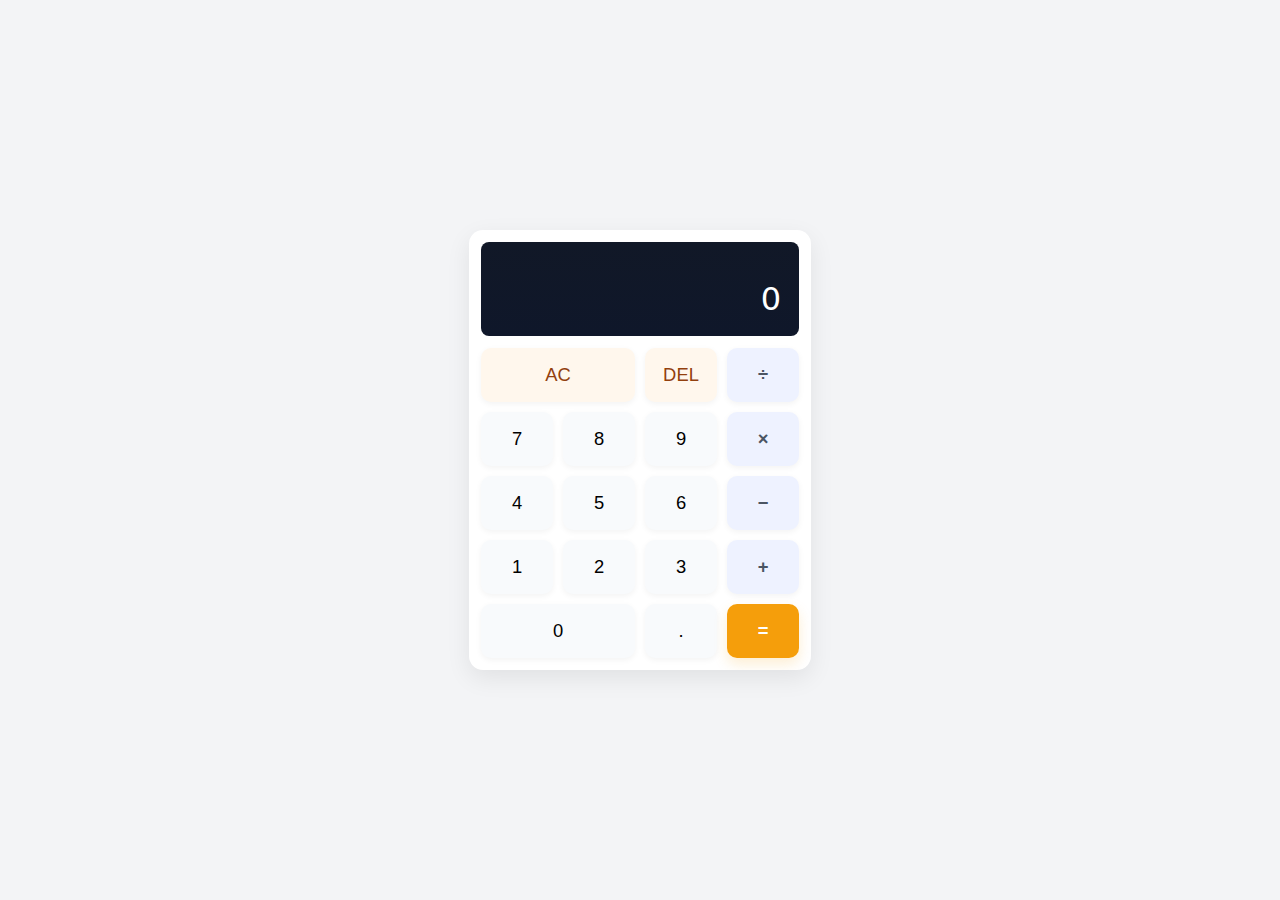
<file: Calculator/index.html>
<!doctype html>
<html lang="en">
<head>
  <meta charset="utf-8" />
  <meta name="viewport" content="width=device-width,initial-scale=1" />
  <title>Basic Calculator</title>
  <link rel="stylesheet" href="styles.css" />
</head>
<body>
  <main class="calculator" role="application" aria-label="Basic calculator">
    <div class="display" aria-hidden="false">
      <div id="previous" class="previous-operand"></div>
      <div id="current" class="current-operand">0</div>
    </div>

    <div class="buttons">
      <button data-action="all-clear" class="wide" aria-label="All clear">AC</button>
      <button data-action="delete" aria-label="Delete last">DEL</button>
      <button data-operation="/" aria-label="Divide">÷</button>

      <button data-number="7">7</button>
      <button data-number="8">8</button>
      <button data-number="9">9</button>
      <button data-operation="*" aria-label="Multiply">×</button>

      <button data-number="4">4</button>
      <button data-number="5">5</button>
      <button data-number="6">6</button>
      <button data-operation="-" aria-label="Minus">−</button>

      <button data-number="1">1</button>
      <button data-number="2">2</button>
      <button data-number="3">3</button>
      <button data-operation="+" aria-label="Plus">+</button>

      <button data-number="0" class="wide">0</button>
      <button data-number=".">.</button>
      <button data-equals="=" aria-label="Equals">=</button>
    </div>
  </main>

  <script src="script.js" defer></script>
</body>
</html>
</file>
<file: Calculator/styles.css>
:root{
  --bg: #f3f4f6;
  --panel: #ffffff;
  --accent: #4b5563;
  --op: #f59e0b;
  --muted: #9ca3af;
}

* { box-sizing: border-box; }
html,body { height:100%; margin:0; font-family: Inter, system-ui, Arial, sans-serif; background:var(--bg); display:flex; align-items:center; justify-content:center; }

.calculator {
  width: 360px;
  max-width: 95%;
  background: var(--panel);
  border-radius: 14px;
  box-shadow: 0 8px 24px rgba(0,0,0,0.08);
  overflow: hidden;
  padding: 12px;
}

.display {
  background: linear-gradient(180deg, #111827, #0f172a);
  color: white;
  padding: 18px;
  border-radius: 8px;
  text-align: right;
  margin-bottom: 12px;
  min-height: 72px;
  display:flex;
  flex-direction:column;
  justify-content:center;
  gap:4px;
}

.previous-operand { color: rgba(255,255,255,0.65); font-size: 0.95rem; min-height:1rem; }
.current-operand { font-size: 2.0rem; word-break: break-all; }

.buttons {
  display:grid;
  grid-template-columns: repeat(4, 1fr);
  gap: 10px;
}

button {
  font-size: 1.15rem;
  padding: 16px;
  border: none;
  border-radius: 10px;
  cursor: pointer;
  background: #f8fafc;
  box-shadow: 0 2px 6px rgba(2,6,23,0.05);
  transition: transform .06s ease, box-shadow .06s ease;
  user-select: none;
}

button:active { transform: translateY(1px); }
button[aria-label="Equals"] { background: var(--op); color: white; font-weight:600; box-shadow: 0 6px 14px rgba(245,158,11,0.18); }
button[data-operation] { background: #eef2ff; color: var(--accent); font-weight:600; }
button[data-action="delete"], button[data-action="all-clear"] { background:#fff7ed; color:#92400e; }

button.wide { grid-column: span 2; }

@media (max-width:420px){
  .calculator { width: 320px; }
  .current-operand { font-size: 1.75rem; }
}
</file>
